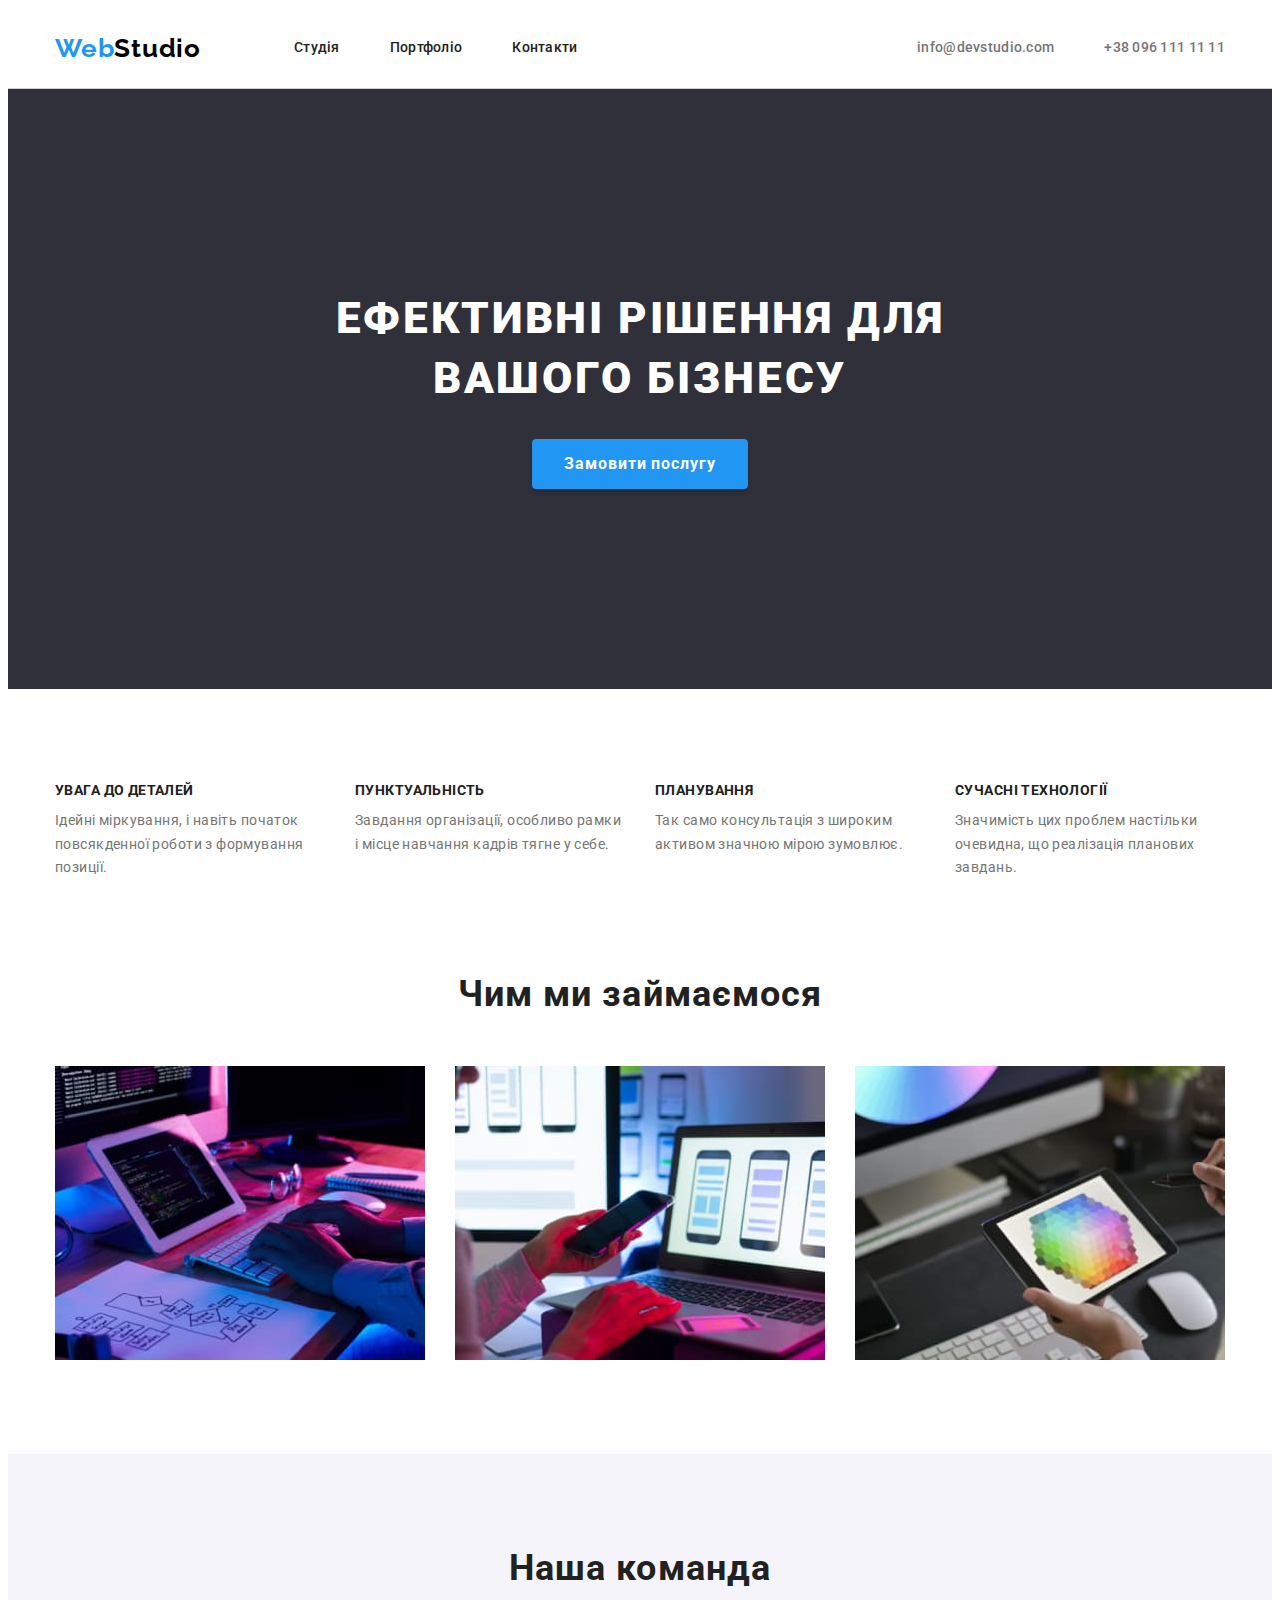
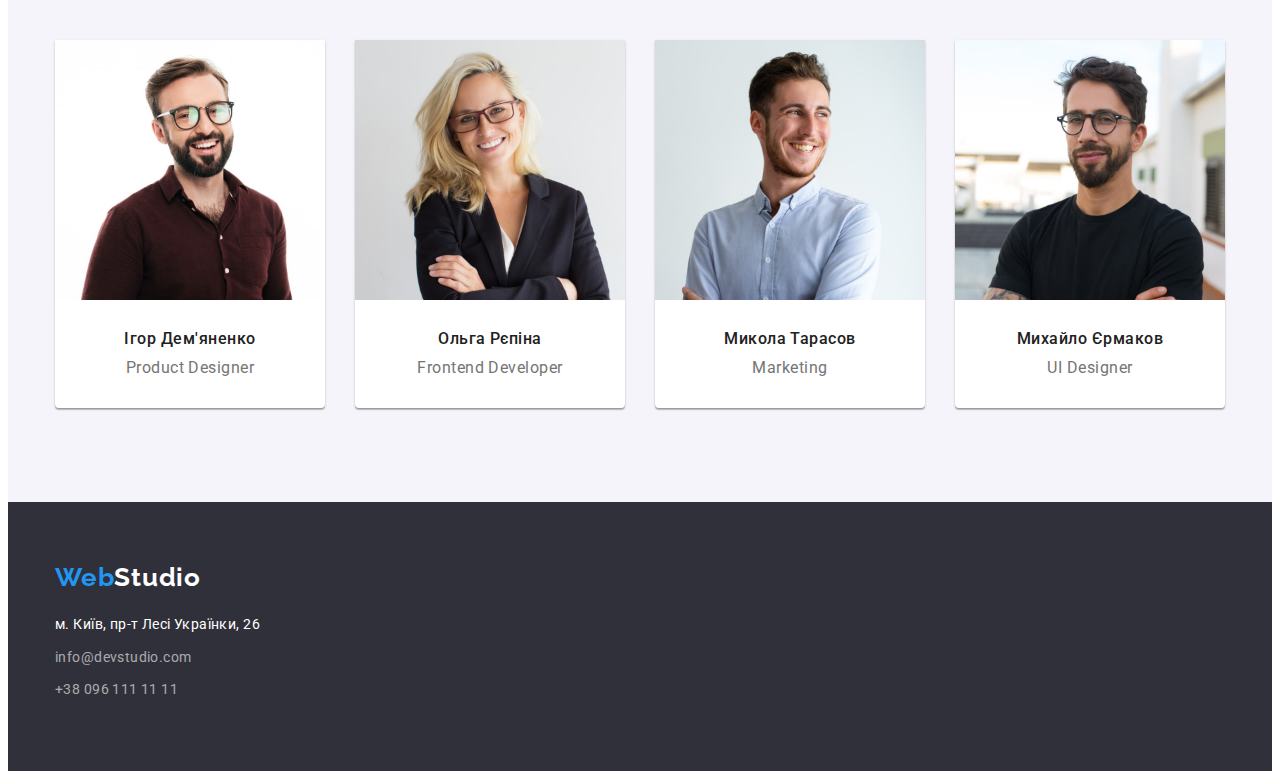
<file: index.html>
<!DOCTYPE html>
<html lang="uk">
  <head>
    <meta charset="UTF-8" />
    <meta name="description" content="Web-розробка для вашего бізнесу" />
    <link rel="preconnect" href="https://fonts.googleapis.com" />
    <link rel="preconnect" href="https://fonts.gstatic.com" crossorigin />
    <link href="https://fonts.googleapis.com/css2?family=Raleway:wght@700&family=Roboto:wght@400;500;700;900&display=swap" rel="stylesheet" />
    <link
      rel="stylesheet"
      href="https://cdnjs.cloudflare.com/ajax/libs/modern-normalize/1.1.0/modern-normalize.min.css"
      integrity="sha512-wpPYUAdjBVSE4KJnH1VR1HeZfpl1ub8YT/NKx4PuQ5NmX2tKuGu6U/JRp5y+Y8XG2tV+wKQpNHVUX03MfMFn9Q=="
      crossorigin="anonymous"
      referrerpolicy="no-referrer"
    />

    <link href="css/styles.css" rel="stylesheet" />
    <title>WebStudio</title>
  </head>
  <body>
    <header class="profile">
      <div class="container header">
        <nav class="nav-box">
          <a class="logo" href="./index.html"> Web<span class="remark">Studio</span> </a>
          <ul class="list-head list">
            <li class="li-nav-head"><a class="link nav-head" href="./index.html">Студія</a></li>
            <li class="li-nav-head"><a class="link nav-head" href="./portfolio.html">Портфоліо</a></li>
            <li class="li-nav-head"><a class="link nav-head" href="#">Контакти</a></li>
          </ul>
        </nav>
        <ul class="list-contact list">
          <li class="li-nav-contact"><a class="link contacts" href="mailto:info@devstudio.com">info@devstudio.com</a></li>
          <li class="li-nav-contact"><a class="link contacts" href="tel:+380961111111"> +38 096 111 11 11 </a></li>
        </ul>
      </div>
    </header>

    <main>
      <section class="hero">
        <div class="container">
          <h1 class="slogan">Ефективні рішення для вашого бізнесу</h1>
          <button class="button" type="button">Замовити послугу</button>
        </div>
      </section>

      <section class="section-main">
        <div class="container">
          <h2 class="visually-hidden">Наші переваги</h2>
          <ul class="list flex-container">
            <li class="description-box">
              <h3 class="chapter">увага до деталей</h3>
              <p class="description">Ідейні міркування, і навіть початок повсякденної роботи з формування позиції.</p>
            </li>
            <li class="description-box">
              <h3 class="chapter">пунктуальність</h3>
              <p class="description">Завдання організації, особливо рамки і місце навчання кадрів тягне у себе.</p>
            </li>
            <li class="description-box">
              <h3 class="chapter">планування</h3>
              <p class="description">Так само консультація з широким активом значною мірою зумовлює.</p>
            </li>
            <li class="description-box">
              <h3 class="chapter">сучасні технології</h3>
              <p class="description">Значимість цих проблем настільки очевидна, що реалізація планових завдань.</p>
            </li>
          </ul>
        </div>
      </section>
      <section class="section">
        <div class="container">
          <h2 class="work">Чим ми займаємося</h2>
          <ul class="list flex-container">
            <li>
              <img class="picture" src="./images/ruki-za-compom.jpg" alt="ПК" width="370" />
            </li>
            <li>
              <img class="picture" src="./images/tri-iphona.jpg" alt="Макет" width="370" />
            </li>
            <li>
              <img class="picture" src="./images/palitra.jpg" alt="Палітра" width="370" />
            </li>
          </ul>
        </div>
      </section>

      <section class="team">
        <div class="container">
          <h2 class="work">Наша команда</h2>
          <ul class="list flex-container">
            <li class="portrait">
              <img src="./images/ihor.jpg" alt="Ігор Дем'яненко" width="270" height="260" class="igor" />
              <div class="portrait-box">
                <h3 class="names">Ігор Дем'яненко</h3>
                <p class="job">Product Designer</p>
              </div>
            </li>

            <li class="portrait">
              <img src="./images/olha.jpg" alt="Ольга Рєпіна" width="270" height="260" class="olya" />
              <div class="portrait-box">
                <h3 class="names">Ольга Рєпіна</h3>
                <p class="job">Frontend Developer</p>
              </div>
            </li>

            <li class="portrait">
              <img src="./images/kolya.jpg" alt="Микола Тарасов" width="270" height="260" class="kolya" />
              <div class="portrait-box">
                <h3 class="names">Микола Тарасов</h3>
                <p class="job">Marketing</p>
              </div>
            </li>

            <li class="portrait">
              <img src="./images/miha.jpg" alt="Михайло Єрмаков" width="270" height="260" class="misha" />
              <div class="portrait-box">
                <h3 class="names">Михайло Єрмаков</h3>
                <p class="job">UI Designer</p>
              </div>
            </li>
          </ul>
        </div>
      </section>
    </main>

    <footer class="underground">
      <div class="container">
        <a href="./index.html" class="logo">Web<span class="remark-footer">Studio</span></a>
        <address>
          <ul class="list footer-box">
            <li class="footer-address">
              <a class="map" href="https://goo.gl/maps/CPtrU1FHBa2aNyZL9" target="_blank" rel="noopener noreferrer nofollow">м. Київ, пр-т Лесі Українки, 26</a>
            </li>
            <li class="footer-address"><a class="contacts-footer" href="mailto:info@devstudio.com">info@devstudio.com</a></li>
            <li class="footer-address"><a class="contacts-footer" href="tel:+380961111111"> +38 096 111 11 11 </a></li>
          </ul>
        </address>
      </div>
    </footer>
  </body>
</html>
</file>
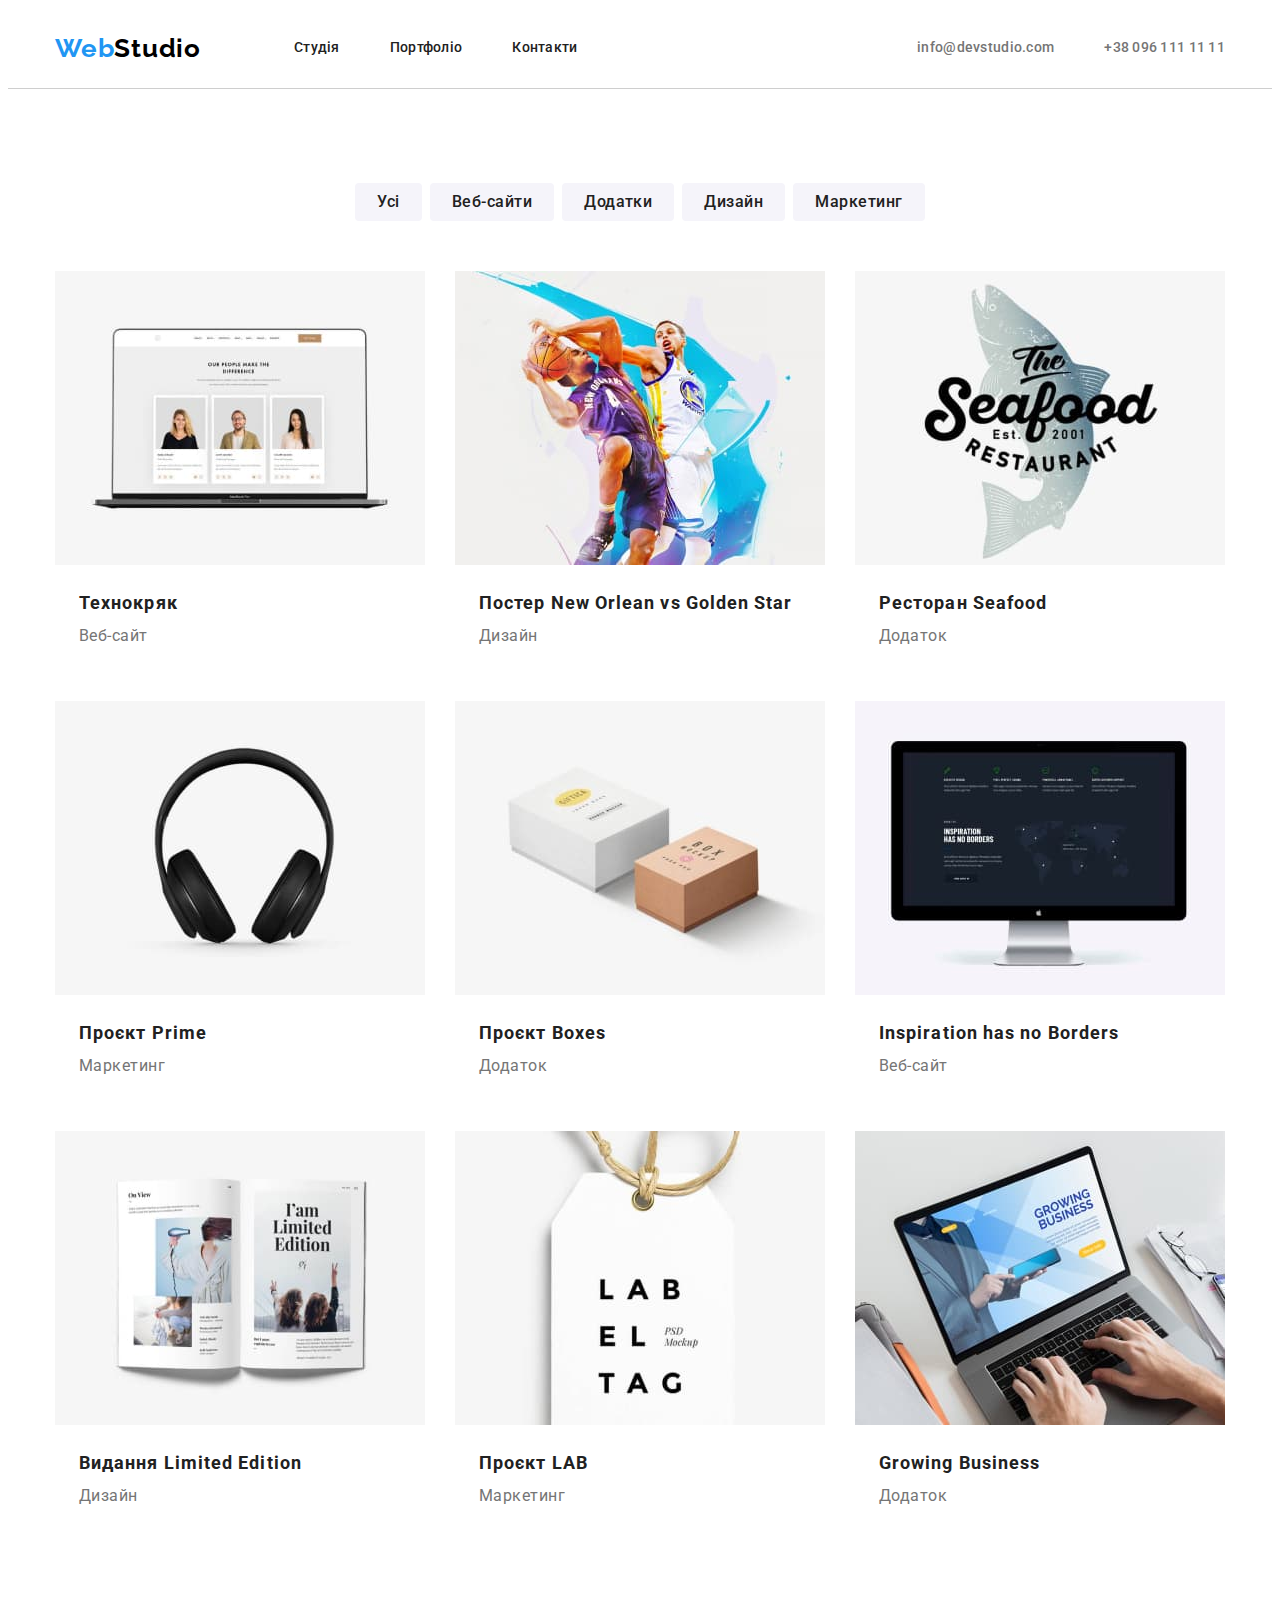
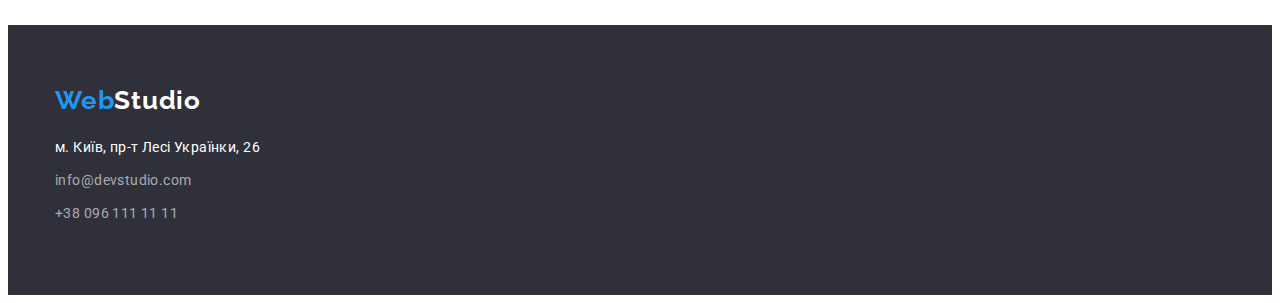
<file: portfolio.html>
<!DOCTYPE html>
<html lang="uk">
  <head>
    <meta charset="UTF-8" />
    <meta name="description" content="Портфоліо" />
    <link rel="preconnect" href="https://fonts.googleapis.com" />
    <link rel="preconnect" href="https://fonts.gstatic.com" crossorigin />
    <link href="https://fonts.googleapis.com/css2?family=Raleway:wght@700&family=Roboto:wght@400;500;700;900&display=swap" rel="stylesheet" />
    <link
      rel="stylesheet"
      href="https://cdnjs.cloudflare.com/ajax/libs/modern-normalize/1.1.0/modern-normalize.min.css"
      integrity="sha512-wpPYUAdjBVSE4KJnH1VR1HeZfpl1ub8YT/NKx4PuQ5NmX2tKuGu6U/JRp5y+Y8XG2tV+wKQpNHVUX03MfMFn9Q=="
      crossorigin="anonymous"
      referrerpolicy="no-referrer"
    />

    <link href="css/styles.css" rel="stylesheet" />
    <title>Портфоліо</title>
  </head>
  <body>
    <header class="profile">
      <div class="container header">
        <nav class="nav-box">
          <a class="logo" href="./index.html"> Web<span class="remark">Studio</span> </a>
          <ul class="list-head list">
            <li class="li-nav-head"><a class="link nav-head" href="./index.html">Студія</a></li>
            <li class="li-nav-head"><a class="link nav-head" href="./portfolio.html">Портфоліо</a></li>
            <li class="li-nav-head"><a class="link nav-head" href="#">Контакти</a></li>
          </ul>
        </nav>
        <ul class="list-contact list">
          <li class="li-nav-contact"><a class="link contacts" href="mailto:info@devstudio.com">info@devstudio.com</a></li>
          <li class="li-nav-contact"><a class="link contacts" href="tel:+380961111111"> +38 096 111 11 11 </a></li>
        </ul>
      </div>
    </header>

    <main>
      <section class="section">
        <div class="container">
          <h1 class="visually-hidden">Портфоліо</h1>
          <ul class="list-one list">
            <li class="btn-list"><button class="btn" type="button">Усі</button></li>
            <li class="btn-list"><button class="btn" type="button">Веб-сайти</button></li>
            <li class="btn-list"><button class="btn" type="button">Додатки</button></li>
            <li class="btn-list"><button class="btn" type="button">Дизайн</button></li>
            <li class="btn-list"><button class="btn" type="button">Маркетинг</button></li>
          </ul>
          <ul class="list-two list">
            <li class="container-li">
              <img src="./images/technocrack.jpg" alt="Ноутбук" width="370" />
              <div class="img-box">
                <h3 class="name">Технокряк</h3>
                <p class="type">Веб-сайт</p>
              </div>
            </li>
            <li class="container-li">
              <img src="./images/novsgs.jpg" alt="Баскет-лого" width="370" />
              <div class="img-box">
                <h3 class="name">Постер New Orlean vs Golden Star</h3>
                <p class="type">Дизайн</p>
              </div>
            </li>
            <li class="container-li">
              <img src="./images/seafood.jpg" alt="Риба-лого" width="370" />
              <div class="img-box">
                <h3 class="name">Ресторан Seafood</h3>
                <p class="type">Додаток</p>
              </div>
            </li>
            <li class="container-li">
              <img src="./images/earphones.jpg" alt="Навушники" width="370" />
              <div class="img-box">
                <h3 class="name">Проєкт Prime</h3>
                <p class="type">Маркетинг</p>
              </div>
            </li>
            <li class="container-li">
              <img src="./images/boxes.jpg" alt="Коробки" width="370" />
              <div class="img-box">
                <h3 class="name">Проєкт Boxes</h3>
                <p class="type">Додаток</p>
              </div>
            </li>
            <li class="container-li">
              <img src="./images/noborders.jpg" alt="Моноблок" width="370" />
              <div class="img-box">
                <h3 class="name">Inspiration has no Borders</h3>
                <p class="type">Веб-сайт</p>
              </div>
            </li>
            <li class="container-li">
              <img src="./images/limitededition.jpg" alt="Лімітовані журнали" width="370" />
              <div class="img-box">
                <h3 class="name">Видання Limited Edition</h3>
                <p class="type">Дизайн</p>
              </div>
            </li>
            <li class="container-li">
              <img src="./images/lab.jpg" alt="Бирка лаб" width="370" />
              <div class="img-box">
                <h3 class="name">Проєкт LAB</h3>
                <p class="type">Маркетинг</p>
              </div>
            </li>
            <li class="container-li">
              <img src="./images/growingbussiness.jpg" alt="Лептоп" width="370" />
              <div class="img-box">
                <h3 class="name">Growing Business</h3>
                <p class="type">Додаток</p>
              </div>
            </li>
          </ul>
        </div>
      </section>
    </main>

    <footer class="underground">
      <div class="container">
        <a href="./index.html" class="logo">Web<span class="remark-footer">Studio</span></a>
        <address>
          <ul class="list footer-box">
            <li class="footer-address">
              <a class="map" href="https://goo.gl/maps/CPtrU1FHBa2aNyZL9" target="_blank" rel="noopener noreferrer nofollow">м. Київ, пр-т Лесі Українки, 26</a>
            </li>
            <li class="footer-address"><a class="contacts-footer" href="mailto:info@devstudio.com">info@devstudio.com</a></li>
            <li class="footer-address"><a class="contacts-footer" href="tel:+380961111111"> +38 096 111 11 11 </a></li>
          </ul>
        </address>
      </div>
    </footer>
  </body>
</html>
</file>
<file: css/styles.css>
body {
    font-family: 'Roboto', sans-serif;
}

*,
*::before,
*::after {
    box-sizing: border-box;
}

:root {
    --logo-color: #2196F3;
    --logo-color-header: #000000;
    --logo-color-footer: #FFFFFF;
    --link-color: #212121;
    --contacts-color: #757575;
    --background-tablo-color: #2F303A;
    --background-team-color: #F5F4FA;
    --border-container-color: #EEEEEE;
    --contacts-footer-color: rgba(255, 255, 255, 0.6);
    --box-shadow-button: rgba(0, 0, 0, 0.15);
    --portrait-shd-one: rgba(0, 0, 0, 0.12);
    --portrait-shd-two: rgba(0, 0, 0, 0.14);
    --portrait-shd-three: rgba(0, 0, 0, 0.2);
    --btn-shd-one: rgba(0, 0, 0, 0.1);
    --btn-shd-two: rgba(0, 0, 0, 0.08);

}

p,
h1,
h2,
h3,
h4,
h5,
h6 {
    margin: 0;
}

ul,
ol {
    margin: 0;
    padding-left: 0;
}

.visually-hidden {
    position: absolute;
    white-space: nowrap;
    width: 1px;
    height: 1px;
    overflow: hidden;
    border: 0;
    padding: 0;
    clip: rect(0 0 0 0);
    clip-path: inset(50%);
    margin: -1px;
}

.list-head,
.list-contact {
    font-weight: 500;
    font-size: 14px;
    line-height: 1.14;
    letter-spacing: 0.02em;
}

.list-contact {
    display: flex;
    align-items: center;
    margin-left: auto;
}

.li-nav-contact:not(:last-child) {
    margin-right: 50px;
}

.link {
    font-family: 'Roboto', sans-serif;
    text-decoration: none;
    color: var(--link-color);
    padding: 32px 0;
    display: block;
}

.link:hover,
.link:focus {
    font-family: 'Roboto', sans-serif;
    font-weight: 500;
    font-size: 14px;
    line-height: 1.14;
    letter-spacing: 0.02em;
    color: var(--logo-color);
}

.list {
    list-style: none;
    padding: 0;
}

.list-head {
    display: flex;
    margin-left: 93px;

}

.li-nav-head {
    margin-right: 50px;
}

.li-nav-head:last-child {
    margin-right: 0;
}

.container {

    width: 1200px;
    margin: 0 auto;
    padding-left: 15px;
    padding-right: 15px;

}

.header {
    display: flex;
}

.profile {
    background-color: var(--logo-color-footer);
    border-bottom: 1px solid #cecece
}

.nav-box {
    display: flex;
    align-items: center;
}

.nav-head {
    display: block;
    padding-top: 32px;
    padding-bottom: 32px;
    color: var(--link-color);
}

.logo {
    font-family: 'Raleway', sans-serif;
    font-weight: 700;
    font-size: 26px;
    line-height: 1.19;
    letter-spacing: 0.03em;
    color: var(--logo-color);
    cursor: pointer;
    text-decoration: none;
}

.remark {
    color: var(--logo-color-header);
}

.remark-footer {
    color: var(--logo-color-footer);
    display: inline-block;
    margin-bottom: 20px;
}





.contacts {
    font-weight: 500;
    font-size: 14px;
    line-height: 1.14;
    letter-spacing: 0.02em;
    color: var(--contacts-color);
    text-decoration: none;
    display: block;
    padding: 32px 0;


}

.contacts:hover,
.contacts:focus {
    color: var(--logo-color);
}

.hero {
    text-align: center;
    padding: 200px 0;
    color: var(--logo-color-footer);
    background: var(--background-tablo-color);
}

.slogan {
    font-weight: 900;
    font-size: 44px;
    line-height: 1.36;
    letter-spacing: 0.06em;
    text-transform: uppercase;
    color: var(--logo-color-footer);
    width: 696px;
    margin: 0 auto 30px auto;
}

.button {
    font-family: 'Roboto',
        sans-serif;
    background: var(--logo-color);
    box-shadow: 0px 4px 4px var(--box-shadow-button);
    border-radius: 4px;
    border: 0;
    cursor: pointer;
    font-weight: 700;
    font-size: 16px;
    line-height: 1.875;
    letter-spacing: 0.06em;
    width: 216px;
    display: inline-block;
    padding-bottom: 10px;
    padding-top: 10px;
    color: var(--logo-color-footer);
}

.button:hover,
.button:focus {
    background: var(--logo-color);
    box-shadow: 0px 4px 4px var(--box-shadow-button);
    border-radius: 4px;
    border: 0;
    cursor: pointer;
}

.description-box {
    width: 270px;
}

.chapter {
    font-weight: 700;
    line-height: 1.14;
    font-size: 14px;
    letter-spacing: 0.03em;
    text-transform: uppercase;
    color: var(--link-color);
    margin-top: 0;
    margin-bottom: 10px;
}

.description {

    line-height: 1.71;
    font-size: 14px;
    letter-spacing: 0.03em;
    color: var(--contacts-color);
    min-width: 270px;
    margin-top: 0;
    margin-bottom: 0;
}

.work {
    font-weight: 700;
    font-size: 36px;
    line-height: 1.16;
    text-align: center;
    letter-spacing: 0.03em;
    margin-bottom: 50px;
    color: var(--link-color);
    margin-top: 0;
}

.team {
    background: var(--background-team-color);
    padding-top: 94px;
    padding-bottom: 94px;
}


.worker {
    font-weight: 700;
    font-size: 36px;
    line-height: 1.16;
    text-align: center;
    letter-spacing: 0.03em;
    color: var(--link-color);
    margin: 94px 0 50px;
}

.portrait {
    background: var(--logo-color-footer);
    box-shadow: 0px 1px 3px var(--portrait-shd-one),
        0px 1px 1px var(--portrait-shd-two),
        0px 2px 1px var(--portrait-shd-three);
    border-radius: 0px 0px 4px 4px;
}

.portrait-box {
    padding: 30px 0;
}

.flex-container {
    display: flex;
    justify-content: space-between;
}

.names {

    font-weight: 500;
    font-size: 16px;
    line-height: 1.18;
    text-align: center;
    letter-spacing: 0.03em;
    color: var(--link-color);
    margin-bottom: 10px;
    margin-top: 0;
}

.job {
    font-size: 16px;
    line-height: 1.18;
    text-align: center;
    letter-spacing: 0.03em;
    color: var(--contacts-color);
    margin-top: 0;
    margin-bottom: 0;
}

.underground {
    background: var(--background-tablo-color);
    padding-top: 60px;
    padding-bottom: 60px;
}

.footer-address {
    margin-bottom: 9px;
}

.footer-address:last-child {
    margin-bottom: 0;
}

.btn-list:not(:last-child) {
    margin-right: 8px;
}

.map {
    font-style: normal;
    font-family: 'Roboto', sans-serif;
    font-size: 14px;
    line-height: 1.71;
    letter-spacing: 0.03em;
    color: var(--logo-color-footer);
    text-decoration: none;
}

.contacts-footer {
    font-style: normal;
    font-family: 'Roboto', sans-serif;
    font-size: 14px;
    line-height: 1.71;
    letter-spacing: 0.03em;
    color: var(--contacts-footer-color);
    text-decoration: none;
    margin-bottom: 9px;
    display: block;
}

.section-main {
    padding-top: 94px;
}

.section {
    padding-top: 94px;
    padding-bottom: 94px;
}

.list-one {
    display: flex;
    justify-content: center;
    margin-bottom: 50px;
}

.list-two {
    display: flex;
    justify-content: space-between;
    flex-wrap: wrap;
}

.btn {
    font-family: 'Roboto', sans-serif;
    background: var(--background-team-color);
    border-radius: 4px;
    border: 0;
    cursor: pointer;
    font-weight: 500;
    font-size: 16px;
    line-height: 1.625;
    text-align: center;
    letter-spacing: 0.03em;
    color: var(--link-color);
    display: block;
    padding: 6px 22px;
}

.btn:hover,
.btn:focus {
    background: var(--logo-color);
    border-radius: 4px;
    box-shadow: 0px 3px 1px var(--btn-shd-one),
        0px 1px 2px var(--btn-shd-two),
        0px 2px 2px var(--portrait-shd-one);
    font-weight: 500;
    font-size: 16px;
    line-height: 1.625;
    text-align: center;
    letter-spacing: 0.03em;
    color: var(--logo-color-footer);
}

.name {
    font-family: 'Roboto',
        sans-serif;
    font-weight: 700;
    font-size: 18px;
    line-height: 2;
    letter-spacing: 0.06em;
    color: var(--link-color);
}

.type {
    font-family: 'Roboto',
        sans-serif;
    font-size: 16px;
    line-height: 1.875;
    letter-spacing: 0.03em;
    color: var(--contacts-color);
}

.img-box {
    padding: 20px 24px;
    border-bottom: 1px solid var(--borderCardPortfolio);
    border-left: 1px solid var(--borderCardPortfolio);
    border-right: 1px solid var(--borderCardPortfolio);
}

.container-li {
    background: var(--logo-color-footer);
    width: 370px;
}

.container-li:not(:nth-last-child(-n+3)) {
    margin-bottom: 30px;
}

img {
    display: block;
    max-width: 100%;
    height: auto;
}
</file>
